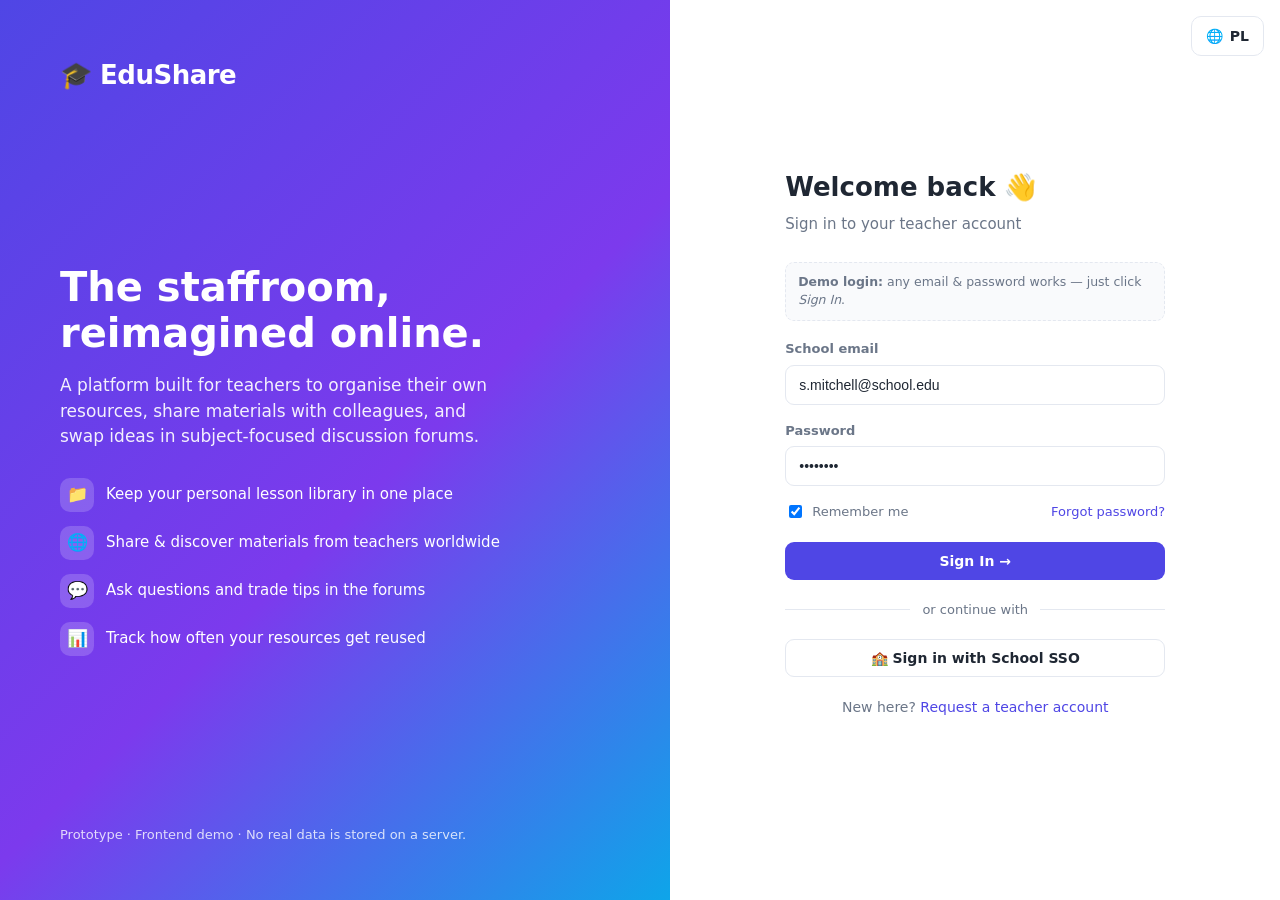
<file: index.html>
<!DOCTYPE html>
<html lang="en">
<head>
  <meta charset="UTF-8" />
  <meta name="viewport" content="width=device-width, initial-scale=1.0" />
  <title>EduShare · Teacher Sign In</title>
  <link rel="stylesheet" href="css/styles.css" />
</head>
<body>
  <button class="lang-btn" title="Language / Język" onclick="toggleLang()"
    style="position:fixed;top:16px;right:16px;z-index:50;"
    id="lang-btn">🌐 <span>PL</span></button>
  <div class="auth-wrap">
    <!-- Hero -->
    <section class="auth-hero">
      <div class="brand">🎓 EduShare</div>
      <div>
        <h1>The staffroom,<br />reimagined online.</h1>
        <p>A platform built for teachers to organise their own resources, share materials with colleagues, and swap ideas in subject-focused discussion forums.</p>
        <ul class="auth-features">
          <li><span class="dot">📁</span> Keep your personal lesson library in one place</li>
          <li><span class="dot">🌐</span> Share &amp; discover materials from teachers worldwide</li>
          <li><span class="dot">💬</span> Ask questions and trade tips in the forums</li>
          <li><span class="dot">📊</span> Track how often your resources get reused</li>
        </ul>
      </div>
      <div style="opacity:.8;font-size:13px;">Prototype · Frontend demo · No real data is stored on a server.</div>
    </section>

    <!-- Login panel -->
    <section class="auth-panel">
      <form class="auth-form" onsubmit="login();return false;">
        <h2>Welcome back 👋</h2>
        <p class="sub">Sign in to your teacher account</p>

        <div class="hint">
          <strong>Demo login:</strong> any email &amp; password works — just click <em>Sign In</em>.
        </div>

        <div class="field">
          <label for="email">School email</label>
          <input class="input" id="email" type="email" placeholder="you@school.edu" value="s.mitchell@school.edu" />
        </div>
        <div class="field">
          <label for="password">Password</label>
          <input class="input" id="password" type="password" placeholder="••••••••" value="demo1234" />
        </div>

        <div class="flex" style="justify-content:space-between;margin-bottom:20px;">
          <label class="flex" style="gap:7px;font-size:13px;color:var(--text-muted);">
            <input type="checkbox" checked /> Remember me
          </label>
          <a href="#" onclick="toast('Password reset is a prototype stub');return false;" style="font-size:13px;">Forgot password?</a>
        </div>

        <button class="btn btn-primary btn-block" type="submit">Sign In →</button>

        <div class="divider">or continue with</div>
        <button class="btn btn-outline btn-block" type="button" onclick="login()">🏫 Sign in with School SSO</button>

        <p class="auth-alt">New here? <a href="#" onclick="toast('Registration is a prototype stub');return false;">Request a teacher account</a></p>
      </form>
    </section>
  </div>

  <script src="js/app.js"></script>
  <script>
    document.querySelector("#lang-btn span").textContent = currentLang() === "pl" ? "EN" : "PL";
  </script>
</body>
</html>
</file>
<file: css/styles.css>
/* ============================================================
   EduShare — Teachers Platform Prototype
   Design system + component styles
   ============================================================ */

:root {
  --bg: #f4f6fb;
  --surface: #ffffff;
  --surface-2: #f9fafc;
  --border: #e4e8f0;
  --text: #1f2733;
  --text-muted: #6b7688;
  --primary: #4f46e5;
  --primary-dark: #4338ca;
  --primary-soft: #eef0ff;
  --accent: #0ea5e9;
  --success: #16a34a;
  --warning: #d97706;
  --danger: #dc2626;
  --shadow-sm: 0 1px 2px rgba(16, 24, 40, 0.06);
  --shadow: 0 6px 20px rgba(16, 24, 40, 0.08);
  --radius: 14px;
  --radius-sm: 9px;
  --sidebar-w: 248px;
}

* { box-sizing: border-box; }

html, body {
  margin: 0;
  padding: 0;
  font-family: "Segoe UI", system-ui, -apple-system, Roboto, Helvetica, Arial, sans-serif;
  background: var(--bg);
  color: var(--text);
  font-size: 15px;
  line-height: 1.5;
}

a { color: var(--primary); text-decoration: none; }
a:hover { text-decoration: underline; }

button { font-family: inherit; cursor: pointer; }

/* ---------- Buttons ---------- */
.btn {
  display: inline-flex;
  align-items: center;
  gap: 8px;
  border: 1px solid transparent;
  border-radius: var(--radius-sm);
  padding: 10px 16px;
  font-size: 14px;
  font-weight: 600;
  transition: all 0.15s ease;
  background: var(--surface-2);
  color: var(--text);
}
.btn:hover { text-decoration: none; }
.btn-primary { background: var(--primary); color: #fff; }
.btn-primary:hover { background: var(--primary-dark); }
.btn-outline { background: transparent; border-color: var(--border); color: var(--text); }
.btn-outline:hover { background: var(--surface-2); }
.btn-ghost { background: transparent; color: var(--text-muted); }
.btn-ghost:hover { background: var(--surface-2); color: var(--text); }
.btn-danger { background: var(--danger); color: #fff; }
.btn-sm { padding: 6px 12px; font-size: 13px; }
.btn-block { width: 100%; justify-content: center; }

/* ---------- Forms ---------- */
.field { margin-bottom: 16px; }
.field label {
  display: block;
  font-size: 13px;
  font-weight: 600;
  margin-bottom: 6px;
  color: var(--text-muted);
}
.input, .select, .textarea {
  width: 100%;
  padding: 11px 13px;
  border: 1px solid var(--border);
  border-radius: var(--radius-sm);
  background: var(--surface);
  font-size: 14px;
  color: var(--text);
  transition: border 0.15s, box-shadow 0.15s;
}
.input:focus, .select:focus, .textarea:focus {
  outline: none;
  border-color: var(--primary);
  box-shadow: 0 0 0 3px var(--primary-soft);
}
.textarea { resize: vertical; min-height: 90px; }

/* ---------- Badges & chips ---------- */
.badge {
  display: inline-block;
  padding: 3px 10px;
  border-radius: 999px;
  font-size: 12px;
  font-weight: 600;
  background: var(--primary-soft);
  color: var(--primary-dark);
}
.badge-green { background: #dcfce7; color: #15803d; }
.badge-amber { background: #fef3c7; color: #b45309; }
.badge-blue { background: #e0f2fe; color: #0369a1; }
.badge-gray { background: #eef1f6; color: #64748b; }

.chip {
  display: inline-flex;
  align-items: center;
  gap: 6px;
  padding: 5px 11px;
  border-radius: 999px;
  border: 1px solid var(--border);
  background: var(--surface);
  font-size: 13px;
  color: var(--text-muted);
  cursor: pointer;
}
.chip.active { background: var(--primary); color: #fff; border-color: var(--primary); }

/* ---------- Cards ---------- */
.card {
  background: var(--surface);
  border: 1px solid var(--border);
  border-radius: var(--radius);
  box-shadow: var(--shadow-sm);
}
.card-pad { padding: 20px; }

/* ============================================================
   LOGIN
   ============================================================ */
.auth-wrap {
  min-height: 100vh;
  display: grid;
  grid-template-columns: 1.1fr 1fr;
}
.auth-hero {
  background: linear-gradient(135deg, #4f46e5 0%, #7c3aed 55%, #0ea5e9 100%);
  color: #fff;
  padding: 56px 60px;
  display: flex;
  flex-direction: column;
  justify-content: space-between;
}
.auth-hero .brand { font-size: 26px; font-weight: 800; letter-spacing: -0.5px; }
.auth-hero h1 { font-size: 40px; line-height: 1.15; margin: 0 0 16px; font-weight: 800; }
.auth-hero p { font-size: 17px; opacity: 0.92; max-width: 440px; }
.auth-features { list-style: none; padding: 0; margin: 28px 0 0; display: grid; gap: 14px; }
.auth-features li { display: flex; gap: 12px; align-items: center; font-size: 15px; }
.auth-features .dot {
  width: 34px; height: 34px; border-radius: 10px;
  background: rgba(255,255,255,0.18);
  display: grid; place-items: center; font-size: 17px;
}
.auth-panel {
  display: grid;
  place-items: center;
  padding: 40px;
  background: var(--surface);
}
.auth-form { width: 100%; max-width: 380px; }
.auth-form h2 { margin: 0 0 6px; font-size: 26px; }
.auth-form .sub { color: var(--text-muted); margin: 0 0 26px; }
.auth-alt { text-align: center; margin-top: 20px; color: var(--text-muted); font-size: 14px; }
.divider {
  display: flex; align-items: center; gap: 12px;
  color: var(--text-muted); font-size: 13px; margin: 20px 0;
}
.divider::before, .divider::after {
  content: ""; flex: 1; height: 1px; background: var(--border);
}
.hint {
  background: var(--surface-2);
  border: 1px dashed var(--border);
  border-radius: var(--radius-sm);
  padding: 10px 12px;
  font-size: 12.5px;
  color: var(--text-muted);
  margin-bottom: 18px;
}

/* ============================================================
   APP SHELL
   ============================================================ */
.app { display: flex; min-height: 100vh; }

.sidebar {
  width: var(--sidebar-w);
  background: var(--surface);
  border-right: 1px solid var(--border);
  padding: 22px 16px;
  position: sticky;
  top: 0;
  height: 100vh;
  display: flex;
  flex-direction: column;
  gap: 6px;
}
.sidebar .brand {
  display: flex; align-items: center; gap: 10px;
  font-size: 20px; font-weight: 800; color: var(--text);
  padding: 4px 10px 18px;
}
.sidebar .brand .logo {
  width: 34px; height: 34px; border-radius: 9px;
  background: linear-gradient(135deg, #4f46e5, #0ea5e9);
  display: grid; place-items: center; color: #fff; font-size: 18px;
}
.nav-link {
  display: flex; align-items: center; gap: 12px;
  padding: 10px 12px;
  border-radius: var(--radius-sm);
  color: var(--text-muted);
  font-weight: 600;
  font-size: 14px;
}
.nav-link:hover { background: var(--surface-2); color: var(--text); text-decoration: none; }
.nav-link.active { background: var(--primary-soft); color: var(--primary-dark); }
.nav-link .ico { width: 20px; text-align: center; }
.nav-section { font-size: 11px; text-transform: uppercase; letter-spacing: 0.6px; color: var(--text-muted); padding: 16px 12px 6px; font-weight: 700; }
.sidebar-foot { margin-top: auto; }

.main { flex: 1; display: flex; flex-direction: column; min-width: 0; }

.topbar {
  height: 66px;
  background: var(--surface);
  border-bottom: 1px solid var(--border);
  display: flex;
  align-items: center;
  gap: 16px;
  padding: 0 26px;
  position: sticky;
  top: 0;
  z-index: 10;
}
.topbar .search {
  flex: 1;
  max-width: 460px;
  position: relative;
}
.topbar .search input {
  width: 100%;
  padding: 9px 12px 9px 38px;
  border: 1px solid var(--border);
  border-radius: 999px;
  background: var(--surface-2);
  font-size: 14px;
}
.topbar .search .ico {
  position: absolute; left: 13px; top: 50%; transform: translateY(-50%);
  color: var(--text-muted);
}
.topbar .spacer { flex: 1; }
.icon-btn {
  width: 40px; height: 40px; border-radius: 10px;
  border: 1px solid var(--border); background: var(--surface);
  display: grid; place-items: center; font-size: 17px; position: relative;
}
.icon-btn:hover { background: var(--surface-2); }
.lang-btn {
  height: 40px; padding: 0 14px; border-radius: 10px;
  border: 1px solid var(--border); background: var(--surface);
  display: inline-flex; align-items: center; gap: 7px;
  font-size: 14px; font-weight: 700; color: var(--text);
  cursor: pointer; white-space: nowrap;
}
.lang-btn:hover { background: var(--surface-2); }
.icon-btn .dot-notif {
  position: absolute; top: 8px; right: 9px;
  width: 8px; height: 8px; border-radius: 50%;
  background: var(--danger); border: 2px solid var(--surface);
}
.avatar {
  width: 40px; height: 40px; border-radius: 50%;
  background: linear-gradient(135deg, #4f46e5, #0ea5e9);
  color: #fff; display: grid; place-items: center; font-weight: 700;
}
.avatar.sm { width: 34px; height: 34px; font-size: 13px; }
.avatar.lg { width: 56px; height: 56px; font-size: 20px; }
.user-mini { display: flex; align-items: center; gap: 10px; }
.user-mini .name { font-weight: 700; font-size: 14px; line-height: 1.1; }
.user-mini .role { font-size: 12px; color: var(--text-muted); }

.content { padding: 26px; max-width: 1180px; width: 100%; margin: 0 auto; }

.page-head { margin-bottom: 22px; display: flex; align-items: flex-start; gap: 16px; flex-wrap: wrap; }
.page-head h1 { margin: 0 0 4px; font-size: 26px; }
.page-head p { margin: 0; color: var(--text-muted); }
.page-head .spacer { flex: 1; }

/* ---------- Stats ---------- */
.stat-grid { display: grid; grid-template-columns: repeat(4, 1fr); gap: 16px; margin-bottom: 24px; }
.stat {
  background: var(--surface); border: 1px solid var(--border);
  border-radius: var(--radius); padding: 18px; box-shadow: var(--shadow-sm);
}
.stat .ico {
  width: 42px; height: 42px; border-radius: 11px; display: grid; place-items: center;
  font-size: 20px; margin-bottom: 12px;
}
.stat .num { font-size: 26px; font-weight: 800; }
.stat .lbl { color: var(--text-muted); font-size: 13px; }
.ico-indigo { background: var(--primary-soft); color: var(--primary-dark); }
.ico-sky { background: #e0f2fe; color: #0369a1; }
.ico-green { background: #dcfce7; color: #15803d; }
.ico-amber { background: #fef3c7; color: #b45309; }

/* ---------- Section layout ---------- */
.section-title { display: flex; align-items: center; margin: 26px 0 14px; }
.section-title h2 { font-size: 18px; margin: 0; }
.section-title .spacer { flex: 1; }

.grid-2 { display: grid; grid-template-columns: 2fr 1fr; gap: 20px; }
.grid-cards { display: grid; grid-template-columns: repeat(3, 1fr); gap: 16px; }

/* ---------- Material card ---------- */
.mat-card {
  background: var(--surface); border: 1px solid var(--border);
  border-radius: var(--radius); overflow: hidden; box-shadow: var(--shadow-sm);
  display: flex; flex-direction: column; transition: transform 0.12s, box-shadow 0.12s;
}
.mat-card:hover { transform: translateY(-3px); box-shadow: var(--shadow); }
.mat-thumb {
  height: 96px; display: grid; place-items: center; font-size: 34px; color: #fff;
}
.mat-body { padding: 14px 16px; flex: 1; display: flex; flex-direction: column; gap: 8px; }
.mat-body h3 { margin: 0; font-size: 15px; }
.mat-meta { font-size: 12.5px; color: var(--text-muted); display: flex; gap: 10px; flex-wrap: wrap; }
.mat-foot {
  display: flex; align-items: center; gap: 8px; padding: 12px 16px;
  border-top: 1px solid var(--border); font-size: 13px; color: var(--text-muted);
}
.mat-foot .spacer { flex: 1; }
.tag-row { display: flex; gap: 6px; flex-wrap: wrap; }

/* ---------- Table ---------- */
.table { width: 100%; border-collapse: collapse; }
.table th {
  text-align: left; font-size: 12px; text-transform: uppercase; letter-spacing: 0.4px;
  color: var(--text-muted); padding: 12px 14px; border-bottom: 1px solid var(--border);
}
.table td { padding: 13px 14px; border-bottom: 1px solid var(--border); font-size: 14px; }
.table tr:last-child td { border-bottom: none; }
.table tr:hover td { background: var(--surface-2); }
.file-cell { display: flex; align-items: center; gap: 12px; }
.file-ico { width: 38px; height: 38px; border-radius: 9px; display: grid; place-items: center; color: #fff; font-size: 17px; }

/* ---------- Toolbar / filters ---------- */
.toolbar { display: flex; align-items: center; gap: 10px; margin-bottom: 18px; flex-wrap: wrap; }
.toolbar .spacer { flex: 1; }
.filter-row { display: flex; gap: 8px; flex-wrap: wrap; margin-bottom: 18px; }

/* ---------- Forum ---------- */
.forum-item {
  display: flex; gap: 14px; padding: 18px; border: 1px solid var(--border);
  border-radius: var(--radius); background: var(--surface); box-shadow: var(--shadow-sm);
  transition: box-shadow 0.12s;
}
.forum-item:hover { box-shadow: var(--shadow); }
.forum-item .vote { text-align: center; color: var(--text-muted); min-width: 44px; }
.forum-item .vote .count { font-size: 18px; font-weight: 800; color: var(--text); }
.forum-item .vote button { border: none; background: none; font-size: 18px; color: var(--text-muted); }
.forum-item .vote button:hover { color: var(--primary); }
.forum-main { flex: 1; min-width: 0; }
.forum-main h3 { margin: 0 0 6px; font-size: 16px; }
.forum-main .excerpt { color: var(--text-muted); font-size: 14px; margin: 0 0 10px; }
.forum-meta { display: flex; align-items: center; gap: 14px; font-size: 13px; color: var(--text-muted); flex-wrap: wrap; }
.forum-stat { display: flex; align-items: center; gap: 5px; }

.reply {
  display: flex; gap: 12px; padding: 14px 0; border-bottom: 1px solid var(--border);
}
.reply:last-child { border-bottom: none; }
.reply-body { flex: 1; }
.reply-body .who { font-weight: 700; font-size: 14px; }
.reply-body .when { color: var(--text-muted); font-size: 12px; margin-left: 8px; }
.reply-body p { margin: 6px 0 0; font-size: 14px; }

/* ---------- Right rail ---------- */
.rail-card { margin-bottom: 18px; }
.rail-card h3 { font-size: 15px; margin: 0 0 12px; }
.list-row { display: flex; align-items: center; gap: 12px; padding: 9px 0; border-bottom: 1px solid var(--border); }
.list-row:last-child { border-bottom: none; }
.list-row .name { font-weight: 600; font-size: 14px; }
.list-row .sub { font-size: 12.5px; color: var(--text-muted); }
.list-row .spacer { flex: 1; }

/* ---------- Modal ---------- */
.modal-overlay {
  position: fixed; inset: 0; background: rgba(15, 23, 42, 0.5);
  display: none; place-items: center; z-index: 100; padding: 20px;
}
.modal-overlay.open { display: grid; }
.modal {
  background: var(--surface); border-radius: var(--radius); width: 100%; max-width: 520px;
  box-shadow: var(--shadow); max-height: 90vh; overflow: auto;
}
.modal-head { padding: 20px 22px; border-bottom: 1px solid var(--border); display: flex; align-items: center; }
.modal-head h3 { margin: 0; font-size: 18px; }
.modal-head .spacer { flex: 1; }
.modal-body { padding: 22px; }
.modal-foot { padding: 16px 22px; border-top: 1px solid var(--border); display: flex; gap: 10px; justify-content: flex-end; }
.close-x { border: none; background: none; font-size: 22px; color: var(--text-muted); line-height: 1; }

/* ---------- Toast ---------- */
.toast {
  position: fixed; bottom: 24px; right: 24px; z-index: 200;
  background: var(--text); color: #fff; padding: 13px 18px; border-radius: 10px;
  box-shadow: var(--shadow); font-size: 14px; opacity: 0; transform: translateY(12px);
  transition: all 0.25s; pointer-events: none;
}
.toast.show { opacity: 1; transform: translateY(0); }

/* ---------- Misc ---------- */
.muted { color: var(--text-muted); }
.mt-0 { margin-top: 0; }
.mb-0 { margin-bottom: 0; }
.flex { display: flex; align-items: center; gap: 10px; }
.wrap { flex-wrap: wrap; }
.empty {
  text-align: center; padding: 50px 20px; color: var(--text-muted);
}
.empty .big { font-size: 44px; margin-bottom: 8px; }

/* ---------- Responsive ---------- */
@media (max-width: 1000px) {
  .stat-grid { grid-template-columns: repeat(2, 1fr); }
  .grid-cards { grid-template-columns: repeat(2, 1fr); }
  .grid-2 { grid-template-columns: 1fr; }
  .auth-wrap { grid-template-columns: 1fr; }
  .auth-hero { display: none; }
}
@media (max-width: 720px) {
  .sidebar { display: none; }
  .grid-cards { grid-template-columns: 1fr; }
  .stat-grid { grid-template-columns: 1fr; }
  .topbar .search { display: none; }
}
</file>
